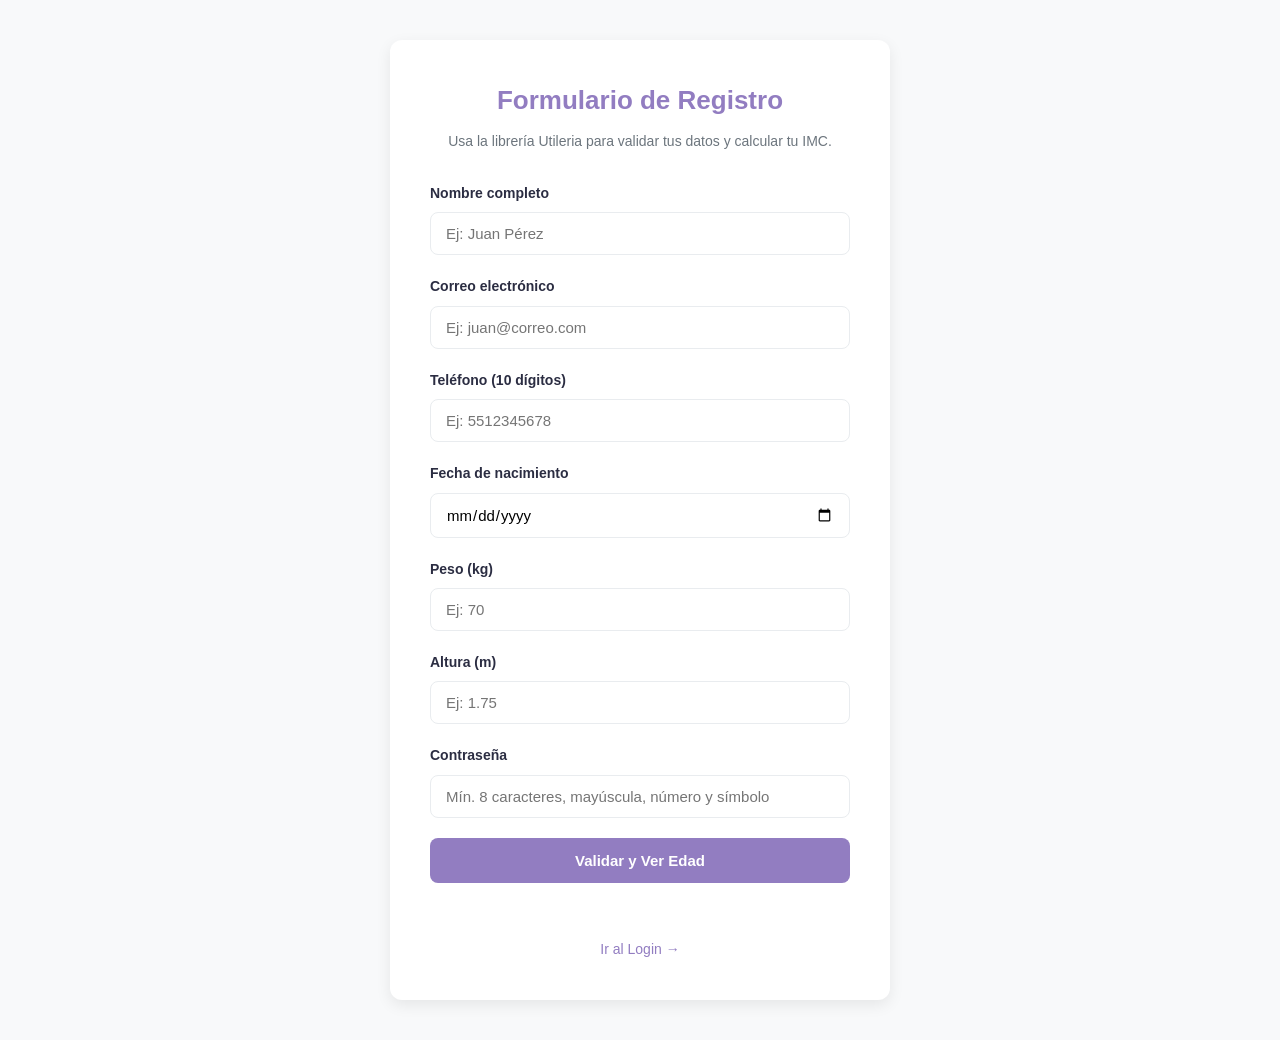
<file: index.html>
<!DOCTYPE html>
<html lang="es">
<head>
    <meta charset="UTF-8">
    <meta name="viewport" content="width=device-width, initial-scale=1.0">
    <title>Utileria JS - Formulario</title>
    <link rel="stylesheet" href="css/styles.css">
</head>
<body>

    <div class="contenedor">
        <h1>Formulario de Registro</h1>
        <p class="subtitulo">Usa la librería Utileria para validar tus datos y calcular tu IMC.</p>

        <form id="formulario">
            <div class="grupo-formulario">
                <label for="nombre">Nombre completo</label>
                <input type="text" id="nombre" placeholder="Ej: Juan Pérez" autocomplete="off">
            </div>

            <div class="grupo-formulario">
                <label for="correo">Correo electrónico</label>
                <input type="text" id="correo" placeholder="Ej: juan@correo.com" autocomplete="off">
            </div>

            <div class="grupo-formulario">
                <label for="telefono">Teléfono (10 dígitos)</label>
                <input type="text" id="telefono" placeholder="Ej: 5512345678" autocomplete="off">
            </div>

            <div class="grupo-formulario">
                <label for="fechaNacimiento">Fecha de nacimiento</label>
                <input type="date" id="fechaNacimiento">
            </div>

            <div class="grupo-formulario">
                <label for="peso">Peso (kg)</label>
                <input type="text" id="peso" placeholder="Ej: 70" autocomplete="off">
            </div>

            <div class="grupo-formulario">
                <label for="altura">Altura (m)</label>
                <input type="text" id="altura" placeholder="Ej: 1.75" autocomplete="off">
            </div>

            <div class="grupo-formulario">
                <label for="password">Contraseña</label>
                <input type="password" id="password" placeholder="Mín. 8 caracteres, mayúscula, número y símbolo">
            </div>

            <button type="button" class="boton" id="btnValidar">Validar y Ver Edad</button>

            <p class="mensaje" id="mensaje"></p>
        </form>

        <a href="login.html" class="enlace">Ir al Login →</a>
    </div>

    <!-- Modal -->
    <div class="modal-overlay" id="modal">
        <div class="modal-contenido">
            <h2>Resultados</h2>
            <p id="textoEdad"></p>
            <p id="textoIMC"></p>
            <button type="button" class="boton" id="btnCerrarModal">Cerrar</button>
        </div>
    </div>

    <script src="js/utileria.js"></script>
    <script>
        document.addEventListener('DOMContentLoaded', function () {

            const inputNombre = document.getElementById('nombre');
            const inputCorreo = document.getElementById('correo');
            const inputTelefono = document.getElementById('telefono');
            const inputFecha = document.getElementById('fechaNacimiento');
            const inputPeso = document.getElementById('peso');
            const inputAltura = document.getElementById('altura');
            const inputPassword = document.getElementById('password');
            const btnValidar = document.getElementById('btnValidar');
            const mensaje = document.getElementById('mensaje');

            const modal = document.getElementById('modal');
            const textoEdad = document.getElementById('textoEdad');
            const textoIMC = document.getElementById('textoIMC');
            const btnCerrarModal = document.getElementById('btnCerrarModal');

            btnValidar.addEventListener('click', function () {
                mensaje.textContent = '';
                mensaje.className = 'mensaje';

                const nombre = inputNombre.value.trim();
                const correo = inputCorreo.value.trim();
                const telefono = inputTelefono.value.trim();
                const fecha = inputFecha.value;
                const peso = parseFloat(inputPeso.value);
                const altura = parseFloat(inputAltura.value);
                const password = inputPassword.value;

                if (nombre === '' || correo === '' || telefono === '' || fecha === '' || password === '' || isNaN(peso) || isNaN(altura)) {
                    mensaje.textContent = 'Por favor, completa todos los campos.';
                    mensaje.classList.add('mensaje-error');
                    return;
                }

                if (!Utileria.soloLetras(nombre)) {
                    mensaje.textContent = 'El nombre solo debe contener letras.';
                    mensaje.classList.add('mensaje-error');
                    return;
                }

                if (!Utileria.validarCorreo(correo)) {
                    mensaje.textContent = 'El correo no tiene un formato válido.';
                    mensaje.classList.add('mensaje-error');
                    return;
                }

                if (!Utileria.validarLongitud(telefono, 10)) {
                    mensaje.textContent = 'El teléfono debe tener máximo 10 dígitos.';
                    mensaje.classList.add('mensaje-error');
                    return;
                }

                if (!Utileria.validarPassword(password)) {
                    mensaje.textContent = 'La contraseña debe tener mayúscula, minúscula, número, símbolo y mínimo 8 caracteres.';
                    mensaje.classList.add('mensaje-error');
                    return;
                }

                if (!Utileria.esMayorDeEdad(fecha)) {
                    mensaje.textContent = 'Debes ser mayor de edad para registrarte.';
                    mensaje.classList.add('mensaje-error');
                    return;
                }

                mensaje.textContent = '¡Todo válido!';
                mensaje.classList.add('mensaje-exito');

                const edad = Utileria.calcularEdad(fecha);
                const imc = Utileria.calcularIMC(peso, altura);

                textoEdad.textContent = 'Tu edad es: ' + edad + ' años.';
                textoIMC.textContent = 'Tu IMC es: ' + imc;
                modal.classList.add('activo');

                const usuariosGuardados = localStorage.getItem('usuariosRegistrados');
                let usuarios = usuariosGuardados ? JSON.parse(usuariosGuardados) : [];

                const existe = usuarios.find(function (u) {
                    return u.correo === correo;
                });

                if (existe) {
                    existe.password = password;
                    existe.nombre = nombre;
                } else {
                    usuarios.push({
                        correo: correo,
                        password: password,
                        nombre: nombre
                    });
                }

                localStorage.setItem('usuariosRegistrados', JSON.stringify(usuarios));

                console.log('Usuario registrado');
                console.log('Nombre:', nombre);
                console.log('Correo:', correo);
                console.log('Teléfono formateado:', Utileria.formatearTelefono(telefono));
                console.log('Edad:', edad);
                console.log('IMC:', imc);
                console.log('Usuarios guardados:', usuarios);
            });

            btnCerrarModal.addEventListener('click', function () {
                modal.classList.remove('activo');
            });

        });
    </script>
</body>
</html>
</file>
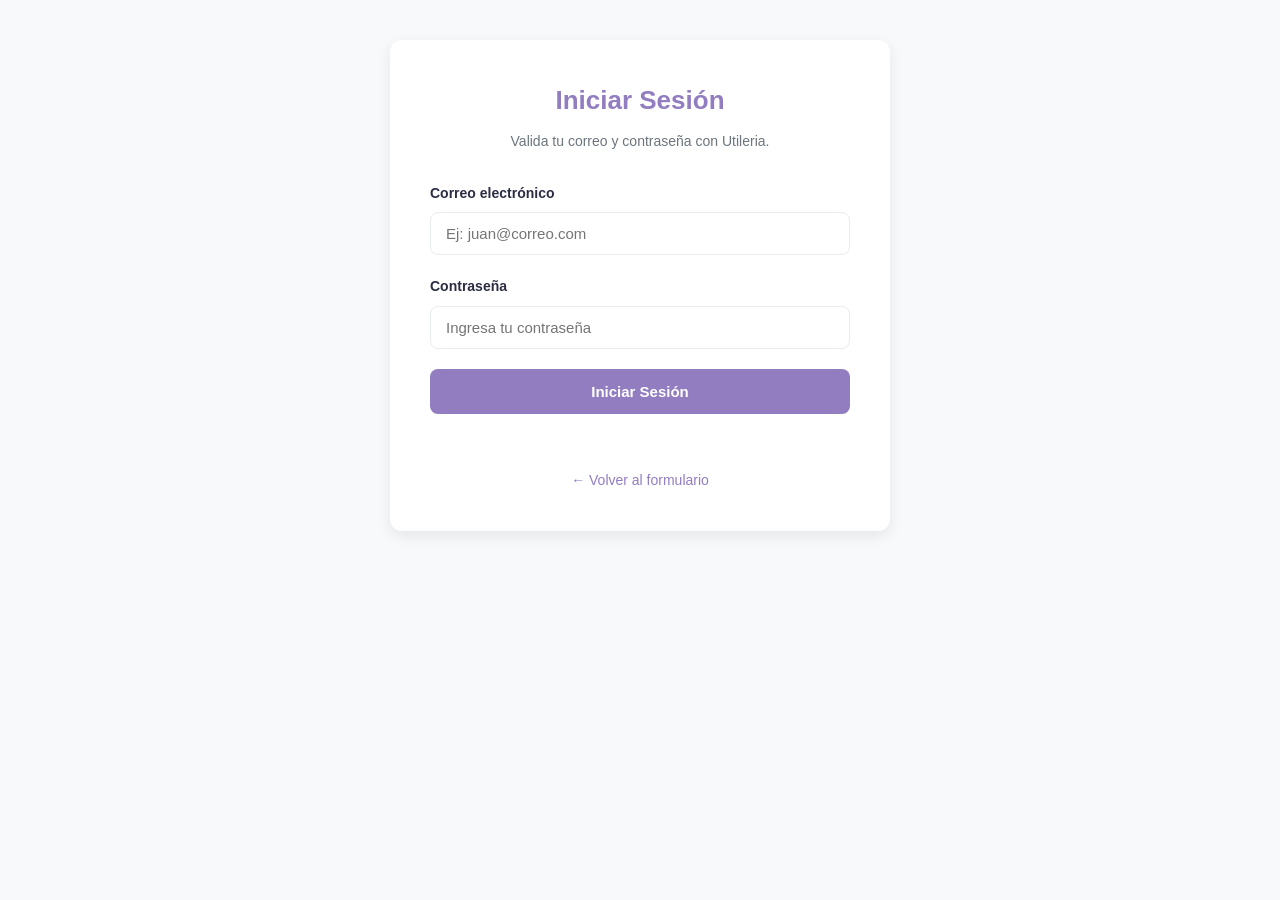
<file: login.html>
<!DOCTYPE html>
<html lang="es">
<head>
    <meta charset="UTF-8">
    <meta name="viewport" content="width=device-width, initial-scale=1.0">
    <title>Utileria JS - Login</title>
    <link rel="stylesheet" href="css/styles.css">
</head>
<body>

    <div class="contenedor">
        <h1>Iniciar Sesión</h1>
        <p class="subtitulo">Valida tu correo y contraseña con Utileria.</p>

        <form id="formularioLogin">
            <div class="grupo-formulario">
                <label for="correoLogin">Correo electrónico</label>
                <input type="text" id="correoLogin" placeholder="Ej: juan@correo.com" autocomplete="off">
            </div>

            <div class="grupo-formulario">
                <label for="passwordLogin">Contraseña</label>
                <input type="password" id="passwordLogin" placeholder="Ingresa tu contraseña">
            </div>

            <button type="button" class="boton" id="btnLogin">Iniciar Sesión</button>

            <p class="mensaje" id="mensajeLogin"></p>
        </form>

        <a href="index.html" class="enlace">← Volver al formulario</a>
    </div>

    <script src="js/utileria.js"></script>
    <script>
        document.addEventListener('DOMContentLoaded', function () {

            const inputCorreo = document.getElementById('correoLogin');
            const inputPassword = document.getElementById('passwordLogin');
            const btnLogin = document.getElementById('btnLogin');
            const mensaje = document.getElementById('mensajeLogin');

            btnLogin.addEventListener('click', function () {
                mensaje.textContent = '';
                mensaje.className = 'mensaje';

                const correo = inputCorreo.value.trim();
                const password = inputPassword.value;

                if (correo === '' || password === '') {
                    mensaje.textContent = 'Por favor, completa todos los campos.';
                    mensaje.classList.add('mensaje-error');
                    return;
                }

                if (!Utileria.validarCorreo(correo)) {
                    mensaje.textContent = 'El correo no tiene un formato válido.';
                    mensaje.classList.add('mensaje-error');
                    return;
                }

                if (!Utileria.validarPassword(password)) {
                    mensaje.textContent = 'La contraseña no cumple con los requisitos de seguridad.';
                    mensaje.classList.add('mensaje-error');
                    return;
                }

                const usuariosGuardados = localStorage.getItem('usuariosRegistrados');

                if (!usuariosGuardados) {
                    mensaje.textContent = 'No hay ningún usuario registrado. Primero regístrate en el formulario.';
                    mensaje.classList.add('mensaje-error');
                    return;
                }

                const usuarios = JSON.parse(usuariosGuardados);

                const usuarioEncontrado = usuarios.find(function (u) {
                    return u.correo === correo && u.password === password;
                });

                if (!usuarioEncontrado) {
                    mensaje.textContent = 'Correo o contraseña incorrectos.';
                    mensaje.classList.add('mensaje-error');
                    return;
                }

                mensaje.textContent = '¡Inicio de sesión exitoso! Bienvenido, ' + usuarioEncontrado.nombre;
                mensaje.classList.add('mensaje-exito');

                console.log('Login exitoso para:', usuarioEncontrado.nombre);
                console.log('Correo:', correo);
            });

        });
    </script>
</body>
</html>
</file>
<file: css/styles.css>
:root {
    --color-primario: #927dc1;
    --color-secundario: #4cc9f0;
    --color-fondo: #f8f9fa;
    --color-texto: #2b2d42;
    --color-borde: #e9ecef;
    --color-error: #e63946;
    --color-exito: #2a9d8f;
}

* {
    margin: 0;
    padding: 0;
    box-sizing: border-box;
}

body {
    font-family: 'Segoe UI', Tahoma, Geneva, Verdana, sans-serif;
    background-color: var(--color-fondo);
    color: var(--color-texto);
    line-height: 1.6;
    padding: 40px 20px;
    min-height: 100vh;
    display: flex;
    justify-content: center;
    align-items: flex-start;
}

.contenedor {
    max-width: 500px;
    width: 100%;
    background: white;
    padding: 40px;
    border-radius: 12px;
    box-shadow: 0 5px 15px rgba(0, 0, 0, 0.08);
}

h1 {
    font-size: 26px;
    color: var(--color-primario);
    margin-bottom: 8px;
    text-align: center;
}

.subtitulo {
    color: #6c757d;
    margin-bottom: 30px;
    text-align: center;
    font-size: 14px;
}

.grupo-formulario {
    margin-bottom: 20px;
}

label {
    display: block;
    margin-bottom: 8px;
    font-weight: 600;
    font-size: 14px;
}

input {
    width: 100%;
    padding: 12px 15px;
    border: 1px solid var(--color-borde);
    border-radius: 8px;
    font-size: 15px;
    transition: all 0.3s;
    font-family: inherit;
}

input:focus {
    border-color: var(--color-secundario);
    outline: none;
    box-shadow: 0 0 0 3px rgba(76, 201, 240, 0.2);
}

input[readonly] {
    background-color: #f1f3f5;
    color: var(--color-primario);
    font-weight: 600;
    cursor: not-allowed;
}

.boton {
    width: 100%;
    background-color: var(--color-primario);
    color: white;
    border: none;
    padding: 14px 24px;
    border-radius: 8px;
    font-weight: 600;
    font-size: 15px;
    cursor: pointer;
    transition: background 0.3s;
    margin-bottom: 20px;
}

.boton:hover {
    background-color: #7a63a8;
}

.boton:active {
    transform: scale(0.98);
}

.boton-secundario {
    background-color: var(--color-secundario);
}

.boton-secundario:hover {
    background-color: #3aa8cc;
}

.mensaje {
    font-size: 14px;
    text-align: center;
    min-height: 20px;
    font-weight: 500;
    margin-bottom: 15px;
}

.mensaje-error {
    color: var(--color-error);
}

.mensaje-exito {
    color: var(--color-exito);
}

/* Modal */
.modal-overlay {
    display: none;
    position: fixed;
    top: 0;
    left: 0;
    width: 100%;
    height: 100%;
    background-color: rgba(0, 0, 0, 0.5);
    justify-content: center;
    align-items: center;
    z-index: 1000;
}

.modal-overlay.activo {
    display: flex;
}

.modal-contenido {
    background: white;
    padding: 30px;
    border-radius: 12px;
    max-width: 400px;
    width: 90%;
    text-align: center;
    box-shadow: 0 10px 30px rgba(0, 0, 0, 0.2);
}

.modal-contenido h2 {
    color: var(--color-primario);
    margin-bottom: 15px;
}

.modal-contenido p {
    margin-bottom: 20px;
    font-size: 16px;
}

.enlace {
    display: block;
    text-align: center;
    color: var(--color-primario);
    text-decoration: none;
    font-size: 14px;
    margin-top: 10px;
}

.enlace:hover {
    text-decoration: underline;
}
</file>
